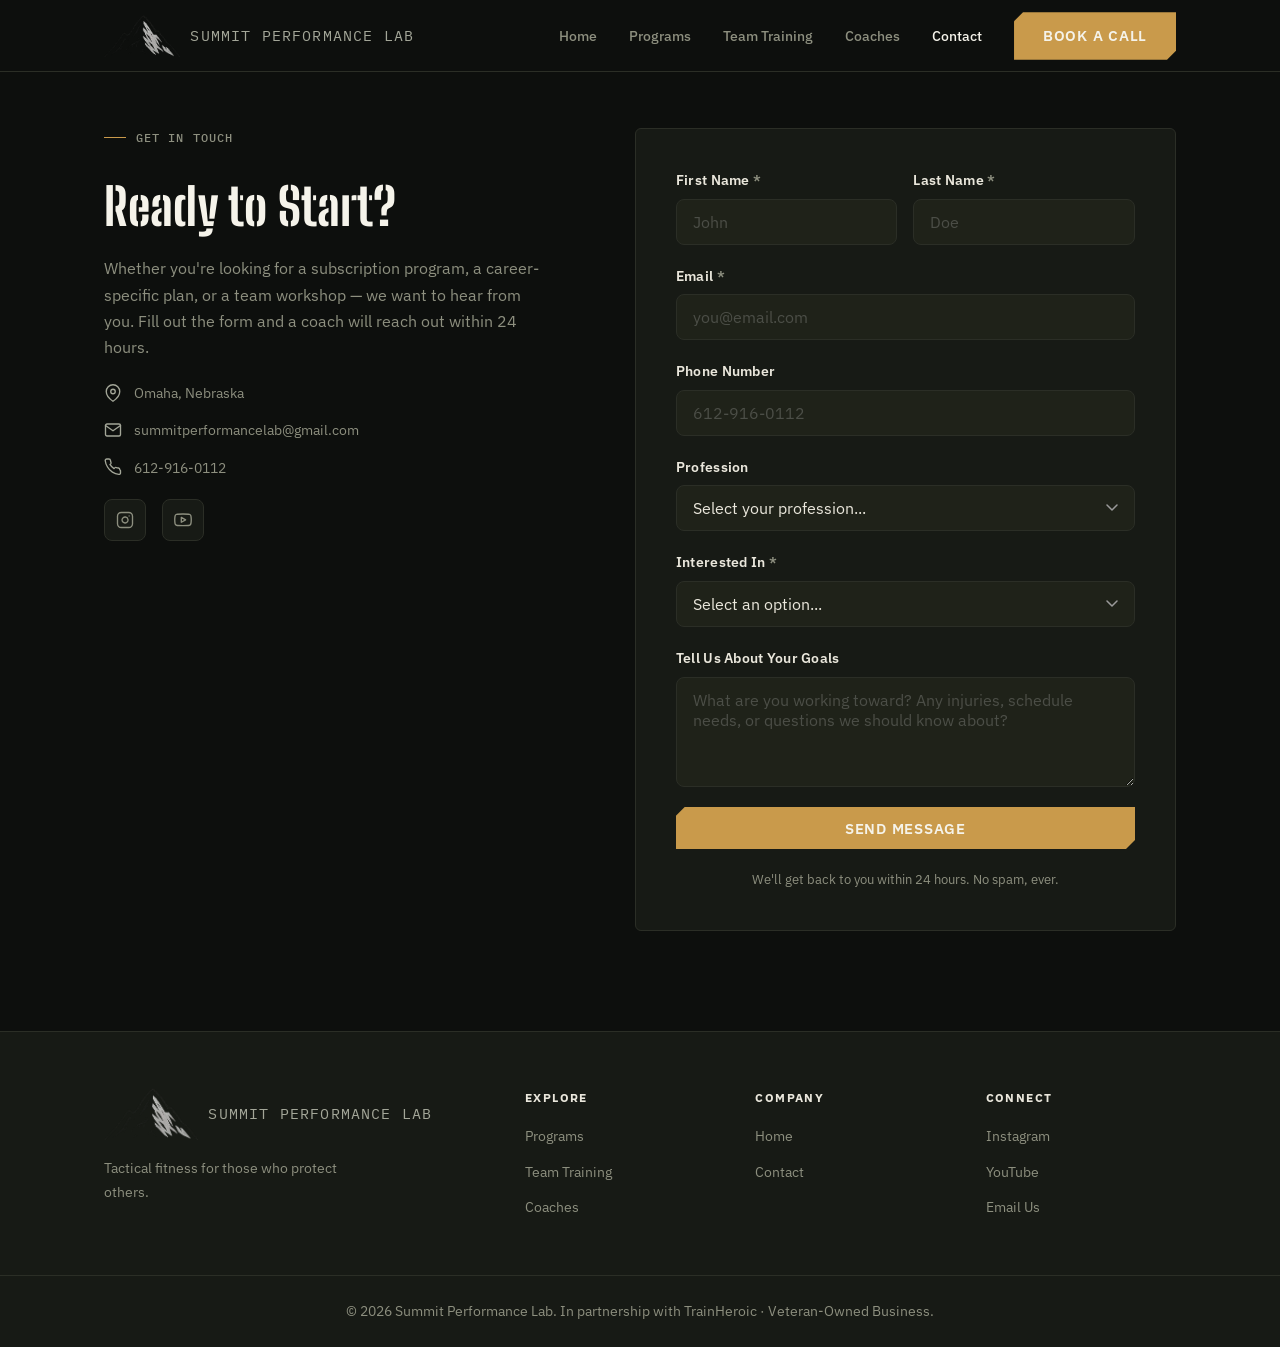
<file: contact.html>
<!DOCTYPE html>
<html lang="en">
<head>
  <meta charset="UTF-8" />
  <meta name="viewport" content="width=device-width, initial-scale=1.0, viewport-fit=cover" />
  <meta name="description" content="Contact Summit Performance Lab — questions about tactical subscriptions, career-specific programs, or team training for law enforcement, fire/EMS, and military." />
  <title>Contact | Summit Performance Lab</title>
  <meta property="og:title" content="Contact | Summit Performance Lab" />
  <meta property="og:description" content="Questions about tactical subscriptions, career-specific programs, or team training for law enforcement, fire/EMS, and military." />
  <meta property="og:type" content="website" />
  <meta property="og:url" content="https://culpyy.github.io/summit-performance-labs/contact.html" />
  <meta property="og:image" content="https://culpyy.github.io/summit-performance-labs/assets/img/og-image.png" />
  <meta name="twitter:card" content="summary_large_image" />
  <link rel="preconnect" href="https://fonts.googleapis.com" />
  <link rel="preconnect" href="https://fonts.gstatic.com" crossorigin />
  <link href="https://fonts.googleapis.com/css2?family=Big+Shoulders+Stencil:wght@700;800&family=IBM+Plex+Sans:wght@300;400;500;600;700&family=IBM+Plex+Mono:wght@400;500;600&display=swap" rel="stylesheet" />
  <link rel="icon" type="image/png" href="assets/img/logo-mark.png?v=3" />
  <link rel="stylesheet" href="css/styles.css?v=11" />
</head>
<body>

  <div class="nav__backdrop" id="navBackdrop"></div>

  <!-- NAV -->
  <header class="nav" id="nav">
    <div class="nav__inner container">
      <a href="index.html" class="nav__logo"><img src="assets/img/logo-mark.png?v=3" alt="Summit Performance Lab" /><span class="nav__logo-text">SUMMIT <span>PERFORMANCE</span> LAB</span></a>
      <nav class="nav__links" id="navLinks">
        <a href="index.html">Home</a>
        <a href="programs.html">Programs</a>
        <a href="team-training.html">Team Training</a>
        <a href="coaches.html">Coaches</a>
        <a href="contact.html" class="active">Contact</a>
        <a href="team-training.html" class="btn btn--accent">Book a Call</a>
      </nav>
      <button class="nav__hamburger" id="hamburger" aria-label="Toggle menu">
        <span></span><span></span><span></span>
      </button>
    </div>
  </header>

  <!-- CONTACT -->
  <section class="contact section" style="padding-top: calc(var(--nav-h) + env(safe-area-inset-top, 0px) + 3.5rem);">
    <div class="container contact__inner">
      <div class="contact__info">
        <p class="section-eyebrow">Get In Touch</p>
        <h2 class="section-title">Ready to Start?</h2>
        <p>Whether you're looking for a subscription program, a career-specific plan, or a team workshop — we want to hear from you. Fill out the form and a coach will reach out within 24 hours.</p>
        <div class="contact__details">
          <div class="contact__detail">
            <svg xmlns="http://www.w3.org/2000/svg" viewBox="0 0 24 24" fill="none" stroke="currentColor" stroke-width="1.8" stroke-linecap="round" stroke-linejoin="round">
              <path d="M21 10c0 7-9 13-9 13s-9-6-9-13a9 9 0 0 1 18 0z"/><circle cx="12" cy="10" r="3"/>
            </svg>
            <span>Omaha, Nebraska</span>
          </div>
          <div class="contact__detail">
            <svg xmlns="http://www.w3.org/2000/svg" viewBox="0 0 24 24" fill="none" stroke="currentColor" stroke-width="1.8" stroke-linecap="round" stroke-linejoin="round">
              <path d="M4 4h16c1.1 0 2 .9 2 2v12c0 1.1-.9 2-2 2H4c-1.1 0-2-.9-2-2V6c0-1.1.9-2 2-2z"/><polyline points="22,6 12,13 2,6"/>
            </svg>
            <span>summitperformancelab@gmail.com</span>
          </div>
          <div class="contact__detail">
            <svg xmlns="http://www.w3.org/2000/svg" viewBox="0 0 24 24" fill="none" stroke="currentColor" stroke-width="1.8" stroke-linecap="round" stroke-linejoin="round">
              <path d="M22 16.92v3a2 2 0 0 1-2.18 2 19.79 19.79 0 0 1-8.63-3.07A19.5 19.5 0 0 1 4.69 12a19.79 19.79 0 0 1-3.07-8.67A2 2 0 0 1 3.6 1.27h3a2 2 0 0 1 2 1.72c.127.96.361 1.903.7 2.81a2 2 0 0 1-.45 2.11L7.91 8.6a16 16 0 0 0 5.49 5.49l.95-.95a2 2 0 0 1 2.11-.45c.907.339 1.85.573 2.81.7a2 2 0 0 1 1.72 2.03z"/>
            </svg>
            <span>612-916-0112</span>
          </div>
        </div>
        <div class="contact__social">
          <a href="https://www.instagram.com/summitperformancelab/" target="_blank" rel="noopener" aria-label="Instagram">
            <svg xmlns="http://www.w3.org/2000/svg" viewBox="0 0 24 24" fill="none" stroke="currentColor" stroke-width="1.8" stroke-linecap="round" stroke-linejoin="round">
              <rect x="2" y="2" width="20" height="20" rx="5" ry="5"/><path d="M16 11.37A4 4 0 1 1 12.63 8 4 4 0 0 1 16 11.37z"/><line x1="17.5" y1="6.5" x2="17.51" y2="6.5"/>
            </svg>
          </a>
          <a href="https://www.youtube.com/@summitperformancelab" target="_blank" rel="noopener" aria-label="YouTube">
            <svg xmlns="http://www.w3.org/2000/svg" viewBox="0 0 24 24" fill="none" stroke="currentColor" stroke-width="1.8" stroke-linecap="round" stroke-linejoin="round">
              <path d="M22.54 6.42a2.78 2.78 0 0 0-1.94-2C18.88 4 12 4 12 4s-6.88 0-8.6.46a2.78 2.78 0 0 0-1.94 2A29 29 0 0 0 1 11.75a29 29 0 0 0 .46 5.33A2.78 2.78 0 0 0 3.4 19c1.72.46 8.6.46 8.6.46s6.88 0 8.6-.46a2.78 2.78 0 0 0 1.94-2 29 29 0 0 0 .46-5.25 29 29 0 0 0-.46-5.33z"/>
              <polygon points="9.75 15.02 15.5 11.75 9.75 8.48 9.75 15.02"/>
            </svg>
          </a>
        </div>
      </div>

      <form class="contact__form" id="contactForm" novalidate>
        <div class="form-row">
          <div class="form-group">
            <label for="firstName">First Name <span class="required">*</span></label>
            <input type="text" id="firstName" name="firstName" placeholder="John" required />
          </div>
          <div class="form-group">
            <label for="lastName">Last Name <span class="required">*</span></label>
            <input type="text" id="lastName" name="lastName" placeholder="Doe" required />
          </div>
        </div>
        <div class="form-group">
          <label for="email">Email <span class="required">*</span></label>
          <input type="email" id="email" name="email" placeholder="you@email.com" required />
        </div>
        <div class="form-group">
          <label for="phone">Phone Number</label>
          <input type="tel" id="phone" name="phone" placeholder="612-916-0112" />
        </div>
        <div class="form-group">
          <label for="profession">Profession</label>
          <select id="profession" name="profession">
            <option value="" disabled selected>Select your profession...</option>
            <option value="law-enforcement">Law Enforcement</option>
            <option value="fire-ems">Fire / EMS</option>
            <option value="military">Military</option>
            <option value="civilian">Civilian</option>
          </select>
        </div>
        <div class="form-group">
          <label for="service">Interested In <span class="required">*</span></label>
          <select id="service" name="service" required>
            <option value="" disabled selected>Select an option...</option>
            <option value="tactical-subscription">Tactical Subscription</option>
            <option value="career-specific">Career-Specific Program</option>
            <option value="team-training">Team Training / Department Workshop</option>
            <option value="partnership">Partnership Opportunities</option>
            <option value="general">General Inquiry</option>
          </select>
        </div>
        <div class="form-group">
          <label for="message">Tell Us About Your Goals</label>
          <textarea id="message" name="message" rows="4" placeholder="What are you working toward? Any injuries, schedule needs, or questions we should know about?"></textarea>
        </div>
        <button type="submit" class="btn btn--accent btn--full">Send Message</button>
        <p class="form-note">We'll get back to you within 24 hours. No spam, ever.</p>
        <div class="form-success" id="formSuccess">
          <svg xmlns="http://www.w3.org/2000/svg" viewBox="0 0 24 24" fill="none" stroke="currentColor" stroke-width="2" stroke-linecap="round" stroke-linejoin="round">
            <path d="M22 11.08V12a10 10 0 1 1-5.93-9.14"/><polyline points="22 4 12 14.01 9 11.01"/>
          </svg>
          <p>Message sent! A coach will reach out within 24 hours.</p>
        </div>
      </form>
    </div>
  </section>

  <!-- FOOTER -->
  <footer class="footer">
    <div class="container footer__inner">
      <div class="footer__brand">
        <span class="nav__logo"><img src="assets/img/logo-mark.png?v=3" alt="Summit Performance Lab" /><span class="nav__logo-text">SUMMIT <span>PERFORMANCE</span> LAB</span></span>
        <p>Tactical fitness for those who protect others.</p>
      </div>
      <div class="footer__links">
        <h4>Explore</h4>
        <a href="programs.html">Programs</a>
        <a href="team-training.html">Team Training</a>
        <a href="coaches.html">Coaches</a>
      </div>
      <div class="footer__links">
        <h4>Company</h4>
        <a href="index.html">Home</a>
        <a href="contact.html">Contact</a>
      </div>
      <div class="footer__links">
        <h4>Connect</h4>
        <a href="https://www.instagram.com/summitperformancelab/" target="_blank" rel="noopener">Instagram</a>
        <a href="https://www.youtube.com/@summitperformancelab" target="_blank" rel="noopener">YouTube</a>
        <a href="mailto:summitperformancelab@gmail.com">Email Us</a>
      </div>
    </div>
    <div class="footer__bottom">
      <p>&copy; 2026 Summit Performance Lab. In partnership with TrainHeroic &middot; Veteran-Owned Business.</p>
    </div>
  </footer>

  <script src="js/main.js"></script>
</body>
</html>
</file>
<file: css/styles.css>
/* ============================================================
   CSS Custom Properties
   ============================================================ */
:root {
  /* Field-document palette — warmer/greener than flat black, like a
     briefing room at night rather than a generic dark-mode gym site. */
  --color-bg:        #0d0f0d;
  --color-surface:   #171a15;
  --color-surface2:  #1f2219;
  --color-border:    #2b2e26;
  --color-accent:    #c99a4b;
  --color-accent-h:  #dbb06a;
  --color-text:      #eae7dc;
  --color-muted:     #8d8f7f;
  --color-silver:    #a3a698;
  --color-white:     #f5f3ea;

  /* Contour/steel tones — pulled toward a topo-map blue-green instead of
     neutral gray, ties to the elevation-line signature motif. */
  --color-steel-light: #c7cfc4;
  --color-steel:       #5b6b64;
  --color-steel-dark:  #2f3831;

  --font-display: 'Big Shoulders Stencil', sans-serif;
  --font-body:    'IBM Plex Sans', sans-serif;
  --font-mono:    'IBM Plex Mono', monospace;

  --radius:   8px;
  --radius-lg: 6px;
  --shadow:   0 4px 24px rgba(0,0,0,0.4);

  --nav-h: 72px;
  --section-gap: 100px;
}

/* ============================================================
   Reset & Base
   ============================================================ */
*, *::before, *::after { box-sizing: border-box; margin: 0; padding: 0; }

html {
  scroll-behavior: smooth;
  font-size: 16px;
  scroll-padding-top: calc(var(--nav-h) + env(safe-area-inset-top, 0px));
}

body {
  background: var(--color-bg);
  color: var(--color-text);
  font-family: var(--font-body);
  line-height: 1.65;
  -webkit-font-smoothing: antialiased;
  -webkit-tap-highlight-color: transparent;
  overflow-x: hidden;
}

img { display: block; max-width: 100%; }
a { color: inherit; text-decoration: none; }
ul { list-style: none; }
button { cursor: pointer; border: none; background: none; font-family: inherit; }

.container {
  width: min(1200px, 100%);
  margin-inline: auto;
  padding-left: max(1.25rem, 5vw);
  padding-right: max(1.25rem, 5vw);
}

/* ============================================================
   Buttons
   ============================================================ */
.btn {
  --cut: 9px;
  display: inline-flex;
  align-items: center;
  justify-content: center;
  padding: .7rem 1.8rem;
  font-family: var(--font-body);
  font-size: .95rem;
  font-weight: 600;
  letter-spacing: .05em;
  text-transform: uppercase;
  transition: all .2s ease;
  white-space: nowrap;
  /* Clipped-corner badge shape instead of a rounded pill — ties to the
     hex-patch icon motif, and reads as tactical rather than generic SaaS. */
  clip-path: polygon(
    var(--cut) 0, 100% 0, 100% calc(100% - var(--cut)),
    calc(100% - var(--cut)) 100%, 0 100%, 0 var(--cut)
  );
}

.btn--accent {
  background: var(--color-accent);
  color: var(--color-white);
}
.btn--accent:hover { background: var(--color-accent-h); transform: translateY(-1px); }
.btn--accent:active { background: var(--color-accent); transform: translateY(0); }

.btn--outline {
  background: transparent;
  color: var(--color-white);
  border: 2px solid rgba(255,255,255,.35);
}
.btn--outline:hover { border-color: var(--color-white); }

.btn--lg { --cut: 11px; padding: .9rem 2.2rem; font-size: 1rem; }
.btn--sm { --cut: 6px; }
.btn--full { width: 100%; }

/* ============================================================
   Section Shared
   ============================================================ */
.section { padding-block: var(--section-gap); }

.section-header { text-align: center; margin-bottom: 3.5rem; }

.section-eyebrow {
  display: inline-flex;
  align-items: center;
  gap: .6rem;
  font-family: var(--font-mono);
  font-size: .72rem;
  font-weight: 500;
  letter-spacing: .1em;
  text-transform: uppercase;
  color: var(--color-accent);
  margin-bottom: .75rem;
}
.section-eyebrow::before {
  content: '';
  display: block;
  width: 22px;
  height: 1px;
  background: var(--color-accent);
}
.section-header .section-eyebrow { justify-content: center; }

.section-title {
  font-family: var(--font-display);
  font-size: clamp(2.2rem, 5vw, 3.2rem);
  line-height: 1.1;
  color: var(--color-white);
  margin-bottom: 1rem;
}

.section-sub {
  color: var(--color-muted);
  max-width: 540px;
  margin-inline: auto;
  font-size: 1.05rem;
}

/* ============================================================
   Navigation
   ============================================================ */
/* Solid from first paint, deliberately — a fixed instrument bar rather
   than a fade-in overlay. Simpler and more robust than a scroll-triggered
   transparent-to-blurred state, and reads like a console strip, which
   suits the briefing-room direction. */
/* The bar grows to absorb the notch/status-bar inset (padding-top),
   and the actual content row stays a fixed --nav-h below that — so the
   logo/links never sit inside the area the OS status bar draws over,
   instead of guessing where the safe zone starts. */
.nav {
  position: fixed;
  top: 0;
  left: 0;
  right: 0;
  z-index: 99;
  height: calc(var(--nav-h) + env(safe-area-inset-top, 0px));
  padding-top: env(safe-area-inset-top, 0px);
  background: var(--color-bg);
  border-bottom: 1px solid var(--color-border);
}

.nav.scrolled { background: var(--color-bg); }

.nav__inner {
  height: var(--nav-h);
  display: flex;
  align-items: center;
  justify-content: space-between;
  gap: 2rem;
}

.nav__logo {
  font-family: var(--font-mono);
  font-size: .92rem;
  font-weight: 500;
  letter-spacing: .08em;
  color: var(--color-white);
  line-height: 1;
  display: flex;
  align-items: center;
  gap: .65rem;
}
.nav__logo span { color: var(--color-silver); font-weight: 400; }
/* Inline SVG, not a raster <img> — sidesteps every image-intrinsic-size/
   flex-sizing edge case that a PNG can hit on some mobile renderers. */
.nav__logo img { height: 42px; width: auto; display: block; flex-shrink: 0; }
.nav__logo-text { white-space: nowrap; }

.nav__links {
  display: flex;
  align-items: center;
  gap: 2rem;
}

.nav__links a:not(.btn) {
  font-size: .9rem;
  font-weight: 500;
  color: var(--color-muted);
  transition: color .2s;
}
.nav__links a:not(.btn):hover { color: var(--color-white); }

.nav__backdrop {
  display: none;
  position: fixed;
  inset: 0;
  z-index: 98;
  background: rgba(0,0,0,.6);
  backdrop-filter: blur(2px);
}
.nav__backdrop.open { display: block; }

.nav__hamburger {
  display: none;
  flex-direction: column;
  align-items: center;
  justify-content: center;
  gap: 5px;
  min-width: 44px;
  min-height: 44px;
  padding: 4px;
  border-radius: var(--radius);
}
.nav__hamburger span {
  display: block;
  width: 24px;
  height: 2px;
  background: var(--color-text);
  border-radius: 2px;
  transition: all .3s;
}
.nav__hamburger.open span:nth-child(1) { transform: translateY(7px) rotate(45deg); }
.nav__hamburger.open span:nth-child(2) { opacity: 0; }
.nav__hamburger.open span:nth-child(3) { transform: translateY(-7px) rotate(-45deg); }

/* ============================================================
   Hero
   ============================================================ */
.hero {
  position: relative;
  min-height: 100vh;
  min-height: 100svh;
  display: flex;
  align-items: center;
  background: var(--color-bg);
  overflow: hidden;
}

/* Photo hero: one full-bleed image with a directional scrim, not a
   hard-edged split — the text sits in a gradient that fades into the
   photo rather than a separate panel. */
.hero__visual {
  position: absolute;
  inset: 0;
  z-index: 0;
}
.hero__visual img {
  position: absolute;
  inset: 0;
  width: 100%;
  height: 100%;
  object-fit: cover;
  display: block;
}
.hero__visual::after {
  content: '';
  position: absolute;
  inset: 0;
  background:
    linear-gradient(100deg, rgba(10,10,10,.95) 0%, rgba(10,10,10,.86) 30%, rgba(10,10,10,.55) 55%, rgba(10,10,10,.35) 75%, rgba(10,10,10,.6) 100%),
    linear-gradient(0deg, rgba(10,10,10,.65) 0%, transparent 45%);
}

.hero__content {
  position: relative;
  z-index: 1;
  max-width: 620px;
  padding: calc(var(--nav-h) + env(safe-area-inset-top, 0px) + 2rem) clamp(1.5rem, 4vw, 4rem) 3rem clamp(1.5rem, 6vw, 5rem);
}

.hero__eyebrow {
  display: inline-flex;
  align-items: center;
  gap: .55rem;
  font-family: var(--font-mono);
  font-size: .74rem;
  font-weight: 500;
  letter-spacing: .1em;
  text-transform: uppercase;
  color: var(--color-accent);
  margin-bottom: 1.5rem;
}
.hero__eyebrow::before {
  content: '';
  display: block;
  width: 22px;
  height: 1px;
  background: var(--color-accent);
}

.hero__headline {
  font-family: var(--font-display);
  font-size: clamp(2.8rem, 5.2vw, 5.5rem);
  line-height: .95;
  color: var(--color-white);
  letter-spacing: .01em;
  margin-bottom: 1.25rem;
}

/* Signature: an ascending contour line — the elevation profile of a
   summit — standing in for a rule under the headline. Ties literally to
   the brand name instead of a generic divider. */
.hero__contour {
  display: block;
  width: 100%;
  max-width: 340px;
  height: 22px;
  margin-bottom: 1.5rem;
  color: var(--color-accent);
  opacity: .85;
}
.hero__contour path {
  fill: none;
  stroke: currentColor;
  stroke-width: 1.5;
  stroke-linecap: round;
  stroke-linejoin: round;
}

.hero__sub {
  font-size: clamp(.95rem, 1.4vw, 1.1rem);
  color: var(--color-muted);
  max-width: 460px;
  margin-bottom: 2.5rem;
  line-height: 1.75;
}

.hero__ctas {
  display: flex;
  flex-wrap: wrap;
  gap: 1rem;
}

@media (max-width: 480px) {
  .hero__visual::after {
    background:
      linear-gradient(180deg, rgba(10,10,10,.6) 0%, rgba(10,10,10,.75) 55%, rgba(10,10,10,.92) 100%);
  }
}

/* Full-width contour divider — used between sections in place of a plain
   border, echoes the hero signature line as a recurring structural device. */
.contour-divider {
  width: 100%;
  height: 28px;
  display: block;
  color: var(--color-border);
}
.contour-divider path {
  fill: none;
  stroke: currentColor;
  stroke-width: 1;
}

/* ============================================================
   Stats Bar
   ============================================================ */
.stats {
  padding-block: 3rem;
  background: var(--color-surface);
  border-top: 1px solid var(--color-border);
  border-bottom: 1px solid var(--color-border);
}

.stats__grid {
  display: grid;
  grid-template-columns: repeat(4, 1fr);
  gap: 1.5rem;
  text-align: center;
}

.stat__num {
  font-family: var(--font-display);
  font-size: 3rem;
  color: var(--color-white);
  line-height: 1;
}
.stat__unit { font-family: var(--font-display); font-size: 2rem; color: var(--color-white); }
.stat__label { font-size: .8rem; font-weight: 600; letter-spacing: .1em; text-transform: uppercase; color: var(--color-muted); margin-top: .4rem; }

/* ============================================================
   Services
   ============================================================ */
.services { background: var(--color-bg); }

.services__grid {
  display: grid;
  grid-template-columns: repeat(3, 1fr);
  gap: 1.5rem;
  align-items: start;
}

.service-card {
  position: relative;
  background: var(--color-surface);
  border: 1px solid var(--color-border);
  border-radius: var(--radius-lg);
  padding: 2.5rem 2rem;
  display: flex;
  flex-direction: column;
  gap: 1.25rem;
  transition: border-color .3s, transform .3s;
}
.service-card:hover {
  border-color: rgba(255,255,255,.22);
  transform: translateY(-4px);
}

.service-card--featured {
  border-color: rgba(255,255,255,.2);
  background: var(--color-surface2);
  transform: translateY(-8px);
}
.service-card--featured:hover { transform: translateY(-12px); }

.service-card__badge {
  position: absolute;
  top: -13px;
  left: 50%;
  transform: translateX(-50%);
  background: var(--color-accent);
  color: var(--color-white);
  font-size: .7rem;
  font-weight: 700;
  letter-spacing: .1em;
  text-transform: uppercase;
  padding: .25rem .8rem;
  border-radius: 99px;
  white-space: nowrap;
}

.service-card__icon {
  width: 52px;
  height: 52px;
  border-radius: var(--radius);
  background: rgba(255,255,255,.06);
  display: flex;
  align-items: center;
  justify-content: center;
  color: var(--color-silver);
}
.service-card__icon svg { width: 26px; height: 26px; }

.service-card__title {
  font-family: var(--font-display);
  font-size: 1.7rem;
  color: var(--color-white);
  letter-spacing: .03em;
}

.service-card__desc { color: var(--color-muted); font-size: .95rem; }

.service-card__list {
  display: flex;
  flex-direction: column;
  gap: .5rem;
}
.service-card__list li {
  font-size: .9rem;
  color: var(--color-muted);
  padding-left: 1.2rem;
  position: relative;
}
.service-card__list li::before {
  content: '';
  position: absolute;
  left: 0;
  top: 50%;
  transform: translateY(-50%);
  width: 5px;
  height: 5px;
  border-radius: 50%;
  background: var(--color-border);
}

.service-card .btn { margin-top: auto; align-self: flex-start; }

/* ============================================================
   About
   ============================================================ */
.about { background: var(--color-bg); border-top: 1px solid var(--color-border); border-bottom: 1px solid var(--color-border); overflow: clip; }

/* Offset panel instead of a centered symmetric split — the text panel
   overlaps the photo's edge rather than sitting in its own neat column. */
.about__inner {
  display: grid;
  grid-template-columns: 1.1fr 1fr;
  align-items: center;
}

.about__content {
  display: flex;
  flex-direction: column;
  gap: 1.25rem;
  position: relative;
  z-index: 1;
  background: var(--color-surface);
  border-left: 2px solid var(--color-accent);
  padding: 3rem clamp(1.5rem, 4vw, 3.5rem);
  margin-left: -12%;
}
.about__content .section-title { text-align: left; margin-bottom: 0; }
.about__content p { color: var(--color-muted); }

.about__visual { position: relative; height: 100%; }
.about__img {
  display: block;
  width: 100%;
  height: 100%;
  min-height: 420px;
  aspect-ratio: 4/5;
  object-fit: cover;
  object-position: center 25%;
}

/* ============================================================
   Why Us
   ============================================================ */
.why { background: var(--color-bg); }

.why__grid {
  display: grid;
  grid-template-columns: repeat(4, 1fr);
  gap: 1.5rem;
}

.why-card {
  background: var(--color-surface);
  border: 1px solid var(--color-border);
  border-radius: var(--radius-lg);
  padding: 2rem 1.5rem;
  display: flex;
  flex-direction: column;
  gap: .9rem;
  transition: border-color .3s;
}
.why-card:hover { border-color: rgba(255,255,255,.2); }

.why-card__icon {
  width: 48px;
  height: 48px;
  border-radius: var(--radius);
  background: rgba(255,255,255,.06);
  display: flex;
  align-items: center;
  justify-content: center;
  color: var(--color-silver);
}
.why-card__icon svg { width: 22px; height: 22px; }

.why-card h3 { font-size: 1.1rem; font-weight: 700; color: var(--color-white); }
.why-card p { color: var(--color-muted); font-size: .9rem; }

/* ============================================================
   Testimonials — full-width editorial quotes, alternating alignment,
   instead of a repeated card grid.
   ============================================================ */
.testimonials { background: var(--color-surface); border-top: 1px solid var(--color-border); border-bottom: 1px solid var(--color-border); }

.testimonials__list {
  display: flex;
  flex-direction: column;
}

.testimonial-row {
  display: grid;
  grid-template-columns: auto 1fr;
  gap: 1.5rem;
  padding-block: 2.5rem;
  border-bottom: 1px solid var(--color-border);
}
.testimonial-row:first-child { padding-top: 0; }
.testimonial-row:last-child { border-bottom: none; padding-bottom: 0; }

.testimonial-row__mark {
  font-family: var(--font-display);
  font-size: 4.5rem;
  line-height: .7;
  color: var(--color-accent);
  opacity: .5;
}

.testimonial-row__body { max-width: 640px; }
.testimonial-row__quote {
  color: var(--color-text);
  font-size: clamp(1.05rem, 1.6vw, 1.25rem);
  line-height: 1.6;
  margin-bottom: 1.1rem;
}
.testimonial-row__author {
  display: flex;
  align-items: baseline;
  gap: .6rem;
  font-family: var(--font-mono);
  font-size: .8rem;
}
.testimonial-row__author strong { color: var(--color-white); font-weight: 600; }
.testimonial-row__author span { color: var(--color-muted); }
.testimonial-row__author::before { content: '—'; color: var(--color-accent); }

/* Alternate rows indent from the right on wide screens, breaking the
   left-aligned monotony of a stacked list. */
.testimonial-row:nth-child(even) {
  grid-template-columns: 1fr auto;
  text-align: right;
}
.testimonial-row:nth-child(even) .testimonial-row__mark { order: 2; }
.testimonial-row:nth-child(even) .testimonial-row__body { margin-left: auto; }
.testimonial-row:nth-child(even) .testimonial-row__author { justify-content: flex-end; }
.testimonial-row:nth-child(even) .testimonial-row__author::before { order: 3; }

@media (max-width: 640px) {
  .testimonial-row,
  .testimonial-row:nth-child(even) {
    grid-template-columns: 1fr;
    text-align: left;
    gap: .5rem;
  }
  .testimonial-row:nth-child(even) .testimonial-row__body { margin-left: 0; }
  .testimonial-row:nth-child(even) .testimonial-row__author { justify-content: flex-start; }
  .testimonial-row__mark { font-size: 3rem; }
}

/* ============================================================
   Trainers
   ============================================================ */
.trainers { background: var(--color-bg); }

.trainers__grid {
  display: grid;
  grid-template-columns: repeat(3, 1fr);
  gap: 1.5rem;
}

.trainer-card {
  background: var(--color-surface);
  border: 1px solid var(--color-border);
  border-radius: var(--radius-lg);
  overflow: hidden;
  transition: border-color .3s, transform .3s;
}
.trainer-card:hover {
  border-color: rgba(255,255,255,.2);
  transform: translateY(-4px);
}

.trainer-card__photo {
  aspect-ratio: 4/3;
  background: var(--color-surface2);
  display: flex;
  align-items: center;
  justify-content: center;
  position: relative;
  overflow: hidden;
}
.trainer-card__photo img {
  width: 100%;
  height: 100%;
  object-fit: cover;
  position: absolute;
  inset: 0;
}

.trainer-card__avatar {
  width: 80px;
  height: 80px;
  border-radius: 50%;
  background: var(--color-surface);
  border: 1px solid var(--color-border);
  display: flex;
  align-items: center;
  justify-content: center;
  font-family: var(--font-display);
  font-size: 1.8rem;
  color: var(--color-silver);
  letter-spacing: .05em;
}

.trainer-card__body {
  padding: 1.75rem;
  display: flex;
  flex-direction: column;
  gap: .6rem;
}

.trainer-card__name {
  font-family: var(--font-display);
  font-size: 1.5rem;
  color: var(--color-white);
  letter-spacing: .04em;
}

.trainer-card__title {
  font-size: .85rem;
  font-weight: 600;
  color: var(--color-silver);
  letter-spacing: .04em;
}

.trainer-card__certs {
  display: flex;
  flex-wrap: wrap;
  gap: .4rem;
}
.trainer-card__certs span {
  font-size: .72rem;
  font-weight: 700;
  letter-spacing: .08em;
  text-transform: uppercase;
  color: var(--color-muted);
  background: var(--color-surface2);
  border: 1px solid var(--color-border);
  border-radius: 4px;
  padding: .2rem .55rem;
}

.trainer-card__bio {
  font-size: .9rem;
  color: var(--color-muted);
  line-height: 1.65;
  margin-top: .2rem;
}

@media (max-width: 1024px) {
  .trainers__grid { grid-template-columns: 1fr 1fr; }
}
@media (max-width: 640px) {
  .trainers__grid { grid-template-columns: 1fr; }
}

/* ============================================================
   Contact
   ============================================================ */
.contact { background: var(--color-bg); }

.contact__inner {
  display: grid;
  grid-template-columns: 1fr 1.2fr;
  gap: 5rem;
  align-items: start;
}

.contact__info { display: flex; flex-direction: column; gap: 1.25rem; }
.contact__info .section-title { text-align: left; margin-bottom: 0; }
.contact__info > p { color: var(--color-muted); }

.contact__details { display: flex; flex-direction: column; gap: .85rem; }

.contact__detail {
  display: flex;
  align-items: center;
  gap: .75rem;
  color: var(--color-muted);
  font-size: .9rem;
}
.contact__detail svg { width: 18px; height: 18px; color: var(--color-silver); flex-shrink: 0; }

.contact__social {
  display: flex;
  gap: 1rem;
}
.contact__social a {
  width: 42px;
  height: 42px;
  border-radius: var(--radius);
  background: var(--color-surface);
  border: 1px solid var(--color-border);
  display: flex;
  align-items: center;
  justify-content: center;
  color: var(--color-muted);
  transition: all .2s;
}
.contact__social a:hover { color: var(--color-white); border-color: rgba(255,255,255,.3); }
.contact__social svg { width: 18px; height: 18px; }

/* Form */
.contact__form {
  background: var(--color-surface);
  border: 1px solid var(--color-border);
  border-radius: var(--radius-lg);
  padding: 2.5rem;
  display: flex;
  flex-direction: column;
  gap: 1.25rem;
  position: relative;
}

.form-row {
  display: grid;
  grid-template-columns: 1fr 1fr;
  gap: 1rem;
}

.form-group {
  display: flex;
  flex-direction: column;
  gap: .45rem;
}

.form-group label {
  font-size: .85rem;
  font-weight: 600;
  color: var(--color-text);
  letter-spacing: .02em;
}

.required { color: var(--color-muted); }

.form-group input,
.form-group select,
.form-group textarea {
  -webkit-appearance: none;
  appearance: none;
  background: var(--color-surface2);
  border: 1px solid var(--color-border);
  border-radius: var(--radius);
  padding: .75rem 1rem;
  color: var(--color-text);
  font-family: var(--font-body);
  font-size: 1rem;
  transition: border-color .2s;
  outline: none;
  width: 100%;
}
.form-group input::placeholder,
.form-group textarea::placeholder { color: rgba(255,255,255,.2); }
.form-group select {
  background-image: url("data:image/svg+xml,%3Csvg xmlns='http://www.w3.org/2000/svg' width='12' height='8' viewBox='0 0 12 8'%3E%3Cpath d='M1 1l5 5 5-5' stroke='%239a9a9a' stroke-width='1.5' fill='none' stroke-linecap='round' stroke-linejoin='round'/%3E%3C/svg%3E");
  background-repeat: no-repeat;
  background-position: right 1rem center;
  padding-right: 2.5rem;
  cursor: pointer;
}
.form-group select option { background: var(--color-surface2); }

.form-group input:focus,
.form-group select:focus,
.form-group textarea:focus { border-color: var(--color-accent); }

.form-group textarea { resize: vertical; min-height: 110px; }

.form-note { font-size: .8rem; color: var(--color-muted); text-align: center; }

.form-success {
  display: none;
  position: absolute;
  inset: 0;
  background: var(--color-surface);
  border-radius: var(--radius-lg);
  flex-direction: column;
  align-items: center;
  justify-content: center;
  gap: 1rem;
  text-align: center;
  padding: 2rem;
}
.form-success.show { display: flex; }
.form-success svg { width: 48px; height: 48px; color: var(--color-white); }
.form-success p { font-size: 1.1rem; color: var(--color-white); font-weight: 600; }

/* ============================================================
   Footer
   ============================================================ */
.footer {
  background: var(--color-surface);
  border-top: 1px solid var(--color-border);
}

.footer__inner {
  display: grid;
  grid-template-columns: 2fr 1fr 1fr 1fr;
  gap: 2.5rem;
  padding-block: 3.5rem;
}

.footer__brand { display: flex; flex-direction: column; gap: 1rem; }
.footer__brand p { color: var(--color-muted); font-size: .9rem; max-width: 240px; }
.footer__brand .nav__logo img { height: 52px; }

.footer__links {
  display: flex;
  flex-direction: column;
  gap: .75rem;
}
.footer__links h4 {
  font-size: .75rem;
  font-weight: 700;
  letter-spacing: .12em;
  text-transform: uppercase;
  color: var(--color-text);
  margin-bottom: .25rem;
}
.footer__links a { font-size: .9rem; color: var(--color-muted); transition: color .2s; }
.footer__links a:hover { color: var(--color-white); }

.footer__bottom {
  border-top: 1px solid var(--color-border);
  padding-top: 1.5rem;
  padding-bottom: 1.5rem;
  text-align: center;
  color: var(--color-muted);
  font-size: .85rem;
}

/* ============================================================
   Responsive
   ============================================================ */
@media (max-width: 1024px) {
  .services__grid { grid-template-columns: 1fr; }
  .service-card--featured { transform: none; }
  .why__grid { grid-template-columns: repeat(2, 1fr); }
  .testimonials__grid { grid-template-columns: 1fr; }
  .about__inner { grid-template-columns: 1fr; }
  .about__img { aspect-ratio: 16/9; min-height: 0; }
  .about__content { margin-left: 0; margin-top: -3rem; width: 90%; }
  .contact__inner { grid-template-columns: 1fr; gap: 3rem; }
  .footer__inner { grid-template-columns: 1fr 1fr; }
  .stats__grid { grid-template-columns: repeat(2, 1fr); }
}

@media (max-width: 768px) {
  :root { --section-gap: 60px; }

  /* Mobile nav drawer */
  .nav__links {
    position: fixed;
    top: calc(var(--nav-h) + env(safe-area-inset-top, 0px));
    left: 0;
    right: 0;
    z-index: 99;
    background: rgba(10,10,10,.98);
    border-bottom: 1px solid var(--color-border);
    backdrop-filter: blur(20px);
    -webkit-backdrop-filter: blur(20px);
    flex-direction: column;
    align-items: flex-start;
    padding: 1.25rem 1.25rem 2rem;
    gap: 0;
    transform: translateY(-110%);
    opacity: 0;
    visibility: hidden;
    transition: transform .3s cubic-bezier(.4,0,.2,1), opacity .15s linear, visibility 0s linear .3s;
  }
  /* The -110% transform alone isn't guaranteed to clear the screen — it's
     relative to the drawer's own (content-dependent) height, not the
     viewport, so a short link list can still paint its top edge over the
     nav bar above it. visibility:hidden removes it from paint entirely
     while closed, regardless of that math.
     The opacity fade (much shorter than the slide) is what actually gets
     rid of the last item — a pure slide-up moves the whole panel as one
     block, so content near the bottom (e.g. Book a Call) has the farthest
     distance to travel and visibly lingers on screen the longest; fading
     it out quickly hides that regardless of position. */
  .nav__links.open {
    transform: translateY(0);
    opacity: 1;
    visibility: visible;
    transition: transform .3s cubic-bezier(.4,0,.2,1), opacity .2s linear;
  }
  .nav__links a:not(.btn) {
    font-size: 1.05rem;
    width: 100%;
    padding-block: .9rem;
    border-bottom: 1px solid var(--color-border);
  }
  .nav__links a:not(.btn):last-of-type { border-bottom: none; }
  .nav__links .btn { margin-top: 1rem; width: 100%; justify-content: center; }
  .nav__hamburger { display: flex; }

  .hero__headline { font-size: clamp(2.8rem, 11vw, 4.5rem); }
  .hero__sub { font-size: .95rem; }

  /* Page hero banners — 400px reads as a near-square block on narrow phones */
  .page-hero { min-height: 300px; }
  .calendly-inline-widget { height: 500px; }

  /* Grids */
  .services__grid { grid-template-columns: 1fr; }
  .why__grid { grid-template-columns: 1fr 1fr; }
  .testimonials__grid { grid-template-columns: 1fr; }
  .footer__inner { grid-template-columns: 1fr; gap: 2rem; }
  .stats__grid { grid-template-columns: repeat(2, 1fr); }

  /* Form */
  .form-row { grid-template-columns: 1fr; }
  .contact__form { padding: 1.5rem; }
  /* Prevent iOS zoom on form inputs */
  .form-group input,
  .form-group select,
  .form-group textarea { font-size: 1rem; }
  .form-group textarea { resize: none; }
}

@media (max-width: 480px) {
  :root { --section-gap: 52px; }

  .nav__logo-text { display: none; }

  .stats__grid { grid-template-columns: 1fr 1fr; gap: .75rem; }
  .stat__num { font-size: 2.4rem; }

  .hero__headline { font-size: clamp(2.5rem, 13vw, 3.5rem); }
  .hero__ctas { flex-direction: column; }
  .hero__ctas .btn { width: 100%; justify-content: center; }

  .page-hero { min-height: 260px; }

  .why__grid { grid-template-columns: 1fr; }

  .about__content { margin-top: -2rem; width: 100%; padding: 2rem 1.25rem; }

  .service-card { padding: 1.75rem 1.25rem; }
  .contact__form { padding: 1.25rem; }

  .footer__inner { gap: 1.5rem; }
  .section-title { font-size: clamp(1.9rem, 9vw, 2.5rem); }
}

/* ============================================================
   Page Hero (secondary pages — no video, shorter)
   ============================================================ */
.page-hero {
  position: relative;
  min-height: 400px;
  display: flex;
  align-items: center;
  padding-top: calc(var(--nav-h) + env(safe-area-inset-top, 0px));
  padding-bottom: 2rem;
  background-color: var(--color-bg);
  background-image: var(--page-hero-image, none);
  background-position: center 30%;
  background-size: cover;
  background-repeat: no-repeat;
  text-align: center;
  overflow: hidden;
}
.page-hero::before {
  content: '';
  position: absolute;
  inset: 0;
  background:
    linear-gradient(180deg, rgba(10,10,10,.7) 0%, rgba(10,10,10,.55) 50%, rgba(10,10,10,.95) 100%),
    radial-gradient(ellipse 80% 60% at 50% -10%, rgba(201,154,75,.14) 0%, transparent 70%);
  pointer-events: none;
}
.page-hero__inner { position: relative; z-index: 1; width: 100%; }
.page-hero h1.section-title { margin-bottom: 1rem; }
.page-hero__sub { color: var(--color-muted); max-width: 640px; margin-inline: auto; font-size: 1.05rem; }

.page-hero--programs { --page-hero-image: url('../assets/img/programs-warehouse.jpg'); }
.page-hero--team { --page-hero-image: url('../assets/img/team-ropes-group.jpg'); }
.page-hero--coaches { --page-hero-image: url('../assets/img/coaches-corridor.jpg'); }

/* ============================================================
   Nav active state
   ============================================================ */
.nav__links a.active:not(.btn) { color: var(--color-white); }

/* ============================================================
   Free Guides (Home)
   ============================================================ */
.guides { background: var(--color-surface); border-top: 1px solid var(--color-border); border-bottom: 1px solid var(--color-border); }

.guides__grid {
  display: grid;
  grid-template-columns: repeat(3, 1fr);
  gap: 1.5rem;
}

.guide-card {
  background: var(--color-surface2);
  border: 1px solid var(--color-border);
  border-radius: var(--radius-lg);
  padding: 2rem;
  display: flex;
  flex-direction: column;
  gap: 1rem;
}

.guide-card__icon {
  width: 48px;
  height: 48px;
  border-radius: var(--radius);
  background: rgba(201,154,75,.12);
  color: var(--color-accent);
  display: flex;
  align-items: center;
  justify-content: center;
}
.guide-card__icon svg { width: 22px; height: 22px; }

.guide-card h3 { font-family: var(--font-display); font-size: 1.3rem; color: var(--color-white); letter-spacing: .03em; }
.guide-card p { color: var(--color-muted); font-size: .9rem; flex: 1; }

/* ============================================================
   Pricing (Programs page — extends .service-card)
   ============================================================ */
.pricing__grid {
  display: grid;
  grid-template-columns: repeat(auto-fit, minmax(300px, 1fr));
  gap: 1.5rem;
  align-items: stretch;
}
.pricing__grid .service-card { height: 100%; }
.pricing__grid--4up { grid-template-columns: repeat(auto-fit, minmax(240px, 1fr)); }

.program-tag {
  display: inline-block;
  align-self: flex-start;
  font-size: .68rem;
  font-weight: 700;
  letter-spacing: .08em;
  text-transform: uppercase;
  color: var(--color-accent);
  border: 1px solid rgba(201,154,75,.4);
  border-radius: 99px;
  padding: .25rem .65rem;
  margin-bottom: -.5rem;
}

.pricing-card__price {
  display: flex;
  align-items: baseline;
  gap: .3rem;
}
.pricing-card__price .amount { font-family: var(--font-display); font-size: 2.6rem; color: var(--color-white); }
.pricing-card__price .interval { color: var(--color-muted); font-size: .9rem; }

/* ============================================================
   Dynamic content states (loading / empty / error)
   ============================================================ */
.state-message {
  grid-column: 1 / -1;
  text-align: center;
  color: var(--color-muted);
  padding: 3rem 1rem;
  font-size: .95rem;
}

/* ============================================================
   Who We've Trained (Team Training page)
   ============================================================ */
.who-trained { background: var(--color-surface); border-top: 1px solid var(--color-border); border-bottom: 1px solid var(--color-border); }

.who-trained__placeholder {
  border: 1px dashed var(--color-border);
  border-radius: var(--radius-lg);
  padding: 3rem 2rem;
  text-align: center;
  color: var(--color-muted);
  max-width: 560px;
  margin-inline: auto;
}

/* ============================================================
   Team / Unit Training page
   ============================================================ */
.team-training__grid {
  display: grid;
  grid-template-columns: 1fr 1fr;
  gap: 3rem;
  align-items: start;
}

.team-training__booking { display: flex; flex-direction: column; gap: 1.5rem; }

.calendly-inline-widget {
  min-width: 280px;
  height: 700px;
  border-radius: var(--radius-lg);
  overflow: hidden;
  border: 1px solid var(--color-border);
  background: var(--color-surface);
}

.divider-or {
  display: flex;
  align-items: center;
  gap: 1rem;
  color: var(--color-muted);
  font-size: .8rem;
  font-weight: 700;
  letter-spacing: .1em;
  text-transform: uppercase;
}
.divider-or::before, .divider-or::after { content: ''; flex: 1; height: 1px; background: var(--color-border); }

/* ============================================================
   Brand Signature — Skyline & Patch System
   Pulled directly from the crest logo (mountain silhouette, steel badge,
   diamond/hex framing) instead of generic icon-in-a-box treatments.
   ============================================================ */

/* Skyline: a jagged mountain-range mask, used on secondary-page headers
   for a horizon instead of a flat edge. */
.page-hero::after {
  content: '';
  position: absolute;
  left: 0; right: 0; bottom: 0;
  height: 60px;
  pointer-events: none;
  -webkit-mask-image: url("data:image/svg+xml,%3Csvg xmlns='http://www.w3.org/2000/svg' viewBox='0 0 1440 200' preserveAspectRatio='none'%3E%3Cpath d='M0,160 L80,110 L150,150 L230,60 L300,130 L380,40 L460,120 L540,70 L620,140 L700,90 L780,150 L860,50 L940,130 L1020,80 L1100,150 L1180,100 L1260,140 L1340,90 L1440,150 L1440,200 L0,200 Z'/%3E%3C/svg%3E");
  mask-image: url("data:image/svg+xml,%3Csvg xmlns='http://www.w3.org/2000/svg' viewBox='0 0 1440 200' preserveAspectRatio='none'%3E%3Cpath d='M0,160 L80,110 L150,150 L230,60 L300,130 L380,40 L460,120 L540,70 L620,140 L700,90 L780,150 L860,50 L940,130 L1020,80 L1100,150 L1180,100 L1260,140 L1340,90 L1440,150 L1440,200 L0,200 Z'/%3E%3C/svg%3E");
  -webkit-mask-size: 100% 100%;
  mask-size: 100% 100%;
  -webkit-mask-repeat: no-repeat;
  mask-repeat: no-repeat;
  -webkit-mask-position: bottom;
  mask-position: bottom;
  background: linear-gradient(180deg, transparent, var(--color-border));
  opacity: .8;
}

/* Hex patches — the icon treatment tactical gear actually uses (hex-shaped
   morale patches), built from the logo's own steel gradient. Applied to
   capability icons only, not decoration everywhere. */
.service-card__icon,
.why-card__icon {
  position: relative;
  width: 56px;
  height: 56px;
  background: linear-gradient(155deg, rgba(204,210,218,.16), rgba(56,64,73,.55));
  clip-path: polygon(50% 0%, 100% 25%, 100% 75%, 50% 100%, 0% 75%, 0% 25%);
  color: var(--color-steel-light);
}
.service-card__icon::before,
.why-card__icon::before {
  content: '';
  position: absolute;
  inset: 3px;
  clip-path: polygon(50% 0%, 100% 25%, 100% 75%, 50% 100%, 0% 75%, 0% 25%);
  border: 1px dashed rgba(204,210,218,.4);
  pointer-events: none;
}
.why-card__icon { width: 52px; height: 52px; }

/* ============================================================
   Hero audience badges (Law Enforcement / Fire-EMS / Military)
   ============================================================ */
.hero__badges {
  display: flex;
  flex-wrap: wrap;
  gap: 1.5rem;
  margin-bottom: 2rem;
}
.hero__badges span {
  display: inline-flex;
  align-items: center;
  gap: .5rem;
  font-size: .78rem;
  font-weight: 700;
  letter-spacing: .06em;
  text-transform: uppercase;
  color: var(--color-silver);
}
.hero__badges svg { width: 18px; height: 18px; color: var(--color-accent); flex-shrink: 0; }

/* ============================================================
   Trust bar (replaces generic vanity-metric stats)
   ============================================================ */
.stats__grid--trust {
  display: flex;
  flex-direction: column;
  align-items: center;
  gap: .6rem;
  text-align: center;
}
.trust-line {
  font-family: var(--font-body);
  font-weight: 400;
  font-size: 1.1rem;
  color: var(--color-text);
}
.trust-line strong {
  font-family: var(--font-mono);
  font-weight: 600;
  color: var(--color-accent);
  font-size: 1.2em;
}
.trust-line--badge {
  font-family: var(--font-mono);
  font-size: .72rem;
  font-weight: 500;
  letter-spacing: .14em;
  text-transform: uppercase;
  color: var(--color-silver);
}

/* ============================================================
   Extra responsive rules for new sections
   ============================================================ */
@media (max-width: 1024px) {
  .guides__grid { grid-template-columns: 1fr; }
  .team-training__grid { grid-template-columns: 1fr; }
}
</file>
